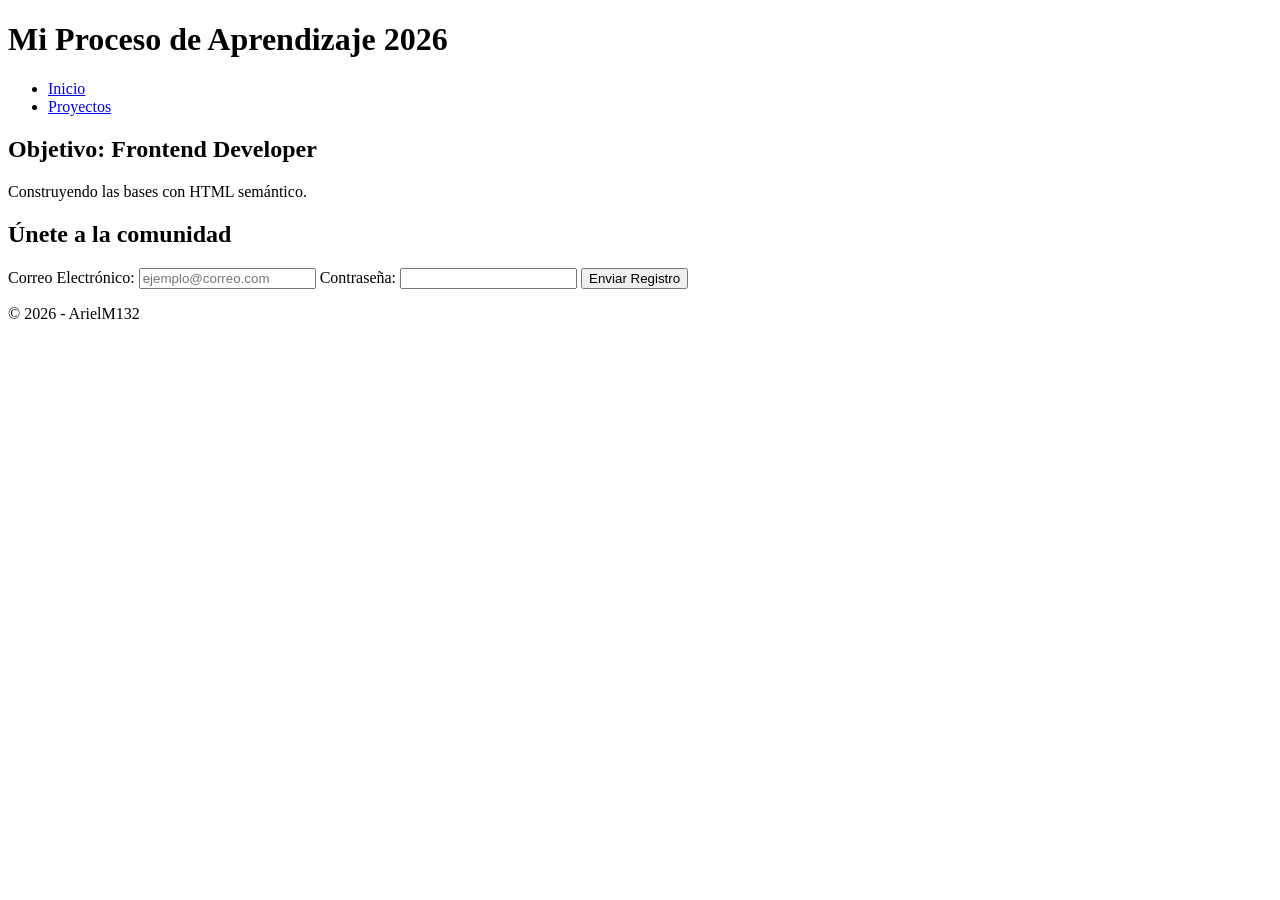
<file: 01-html-semantics/index.html>
<!DOCTYPE html>
<html lang="es">
<head>
    <meta charset="UTF-8">
    <title>Práctica Semántica 01</title>
</head>
<body>
    <header>
        <h1>Mi Proceso de Aprendizaje 2026</h1>
        <nav>
            <ul>
                <li><a href="#">Inicio</a></li>
                <li><a href="#">Proyectos</a></li>
            </ul>
        </nav>
    </header>
    <main>
        <section>
            <h2>Objetivo: Frontend Developer</h2>
            <p>Construyendo las bases con HTML semántico.</p>
        </section>
    </main>
    <section id="registro">
    <h2>Únete a la comunidad</h2>
    <form action="#">
        <label for="email">Correo Electrónico:</label>
        <input type="email" id="email" name="email" placeholder="ejemplo@correo.com" required>

        <label for="pass">Contraseña:</label>
        <input type="password" id="pass" name="pass" required>

        <button type="submit">Enviar Registro</button>
    </form>
</section>
    <footer>
        <p>&copy; 2026 - ArielM132</p>
    </footer>
</body>
</html>
</file>
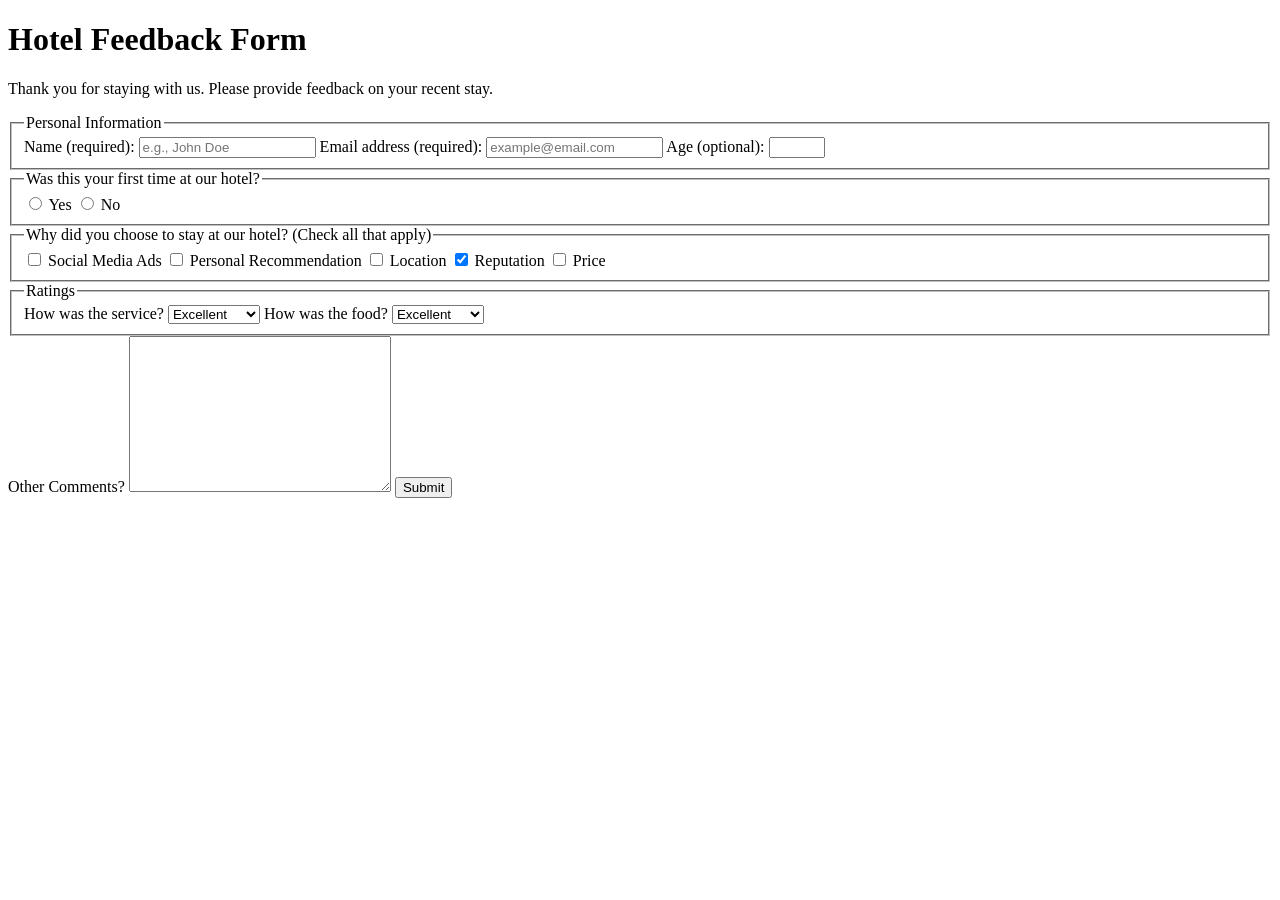
<file: 03-html-hotel-feedback-form/index.html>
<!DOCTYPE html>
<html lang="en">
  <head>
    <meta charset="UTF-8" />
    <title>Hotel Feedback Form</title>
  </head>
  <body>
    <header>
      <h1>Hotel Feedback Form</h1>
      <p>
        Thank you for staying with us. Please provide feedback on your recent
        stay.
      </p>
    </header>
    <main>
      <form method="POST" action="https://hotel-feedback.freecodecamp.org">
        <fieldset>
          <legend>Personal Information</legend>
          <label for="full-name">Name (required):</label>
          <input type="text" id="full-name" name="name" placeholder="e.g., John Doe" required size="20">

          <label for="email">Email address (required):</label>
          <input
            placeholder="example@email.com"
            required
            id="email"
            type="email"
            name="email"
            size="20"
          />
          <label for="age">Age (optional):</label>
          <input type="number" name="age" id="age" min="3" max="100" />
        </fieldset>

        <fieldset>
          <legend>Was this your first time at our hotel?</legend>
          <input id="yes-option" type="radio" name="hotel-stay" value="yes" />
          <label for="yes-option">Yes</label>
          <input id="no-option" type="radio" name="hotel-stay" value="no" />
          <label for="no-option">No</label>
        </fieldset>

        <fieldset>
          <legend>
            Why did you choose to stay at our hotel? (Check all that apply)
          </legend>

          <input type="checkbox" id="ads" name="choice" value="ads" />
          <label for="ads">Social Media Ads</label>

          <input
            type="checkbox"
            id="recommendation"
            name="choice"
            value="recommendation"
          />
          <label for="recommendation">Personal Recommendation</label>
          
          <input type="checkbox" id="location" name="choice" value="location" />
          <label for="location">Location</label>

          <input
            checked
            type="checkbox"
            id="reputation"
            name="choice"
            value="reputation"
          />
          <label for="reputation">Reputation</label>
          
          <input type="checkbox" id="price" name="choice" value="price" />
          <label for="price">Price</label>
        </fieldset>

        <fieldset>
          <legend>Ratings</legend>

          <label for="service">How was the service?</label>

          <select name="service" id="service">
            <option value="poor">Poor</option>
            <option value="satisfactory">Satisfactory</option>
            <option value="good">Good</option>
            <option value="very-good">Very Good</option>
            <option selected value="excellent">Excellent</option>
          </select>

          <label for="food">How was the food?</label>

          <select name="food" id="food">
            <option value="poor">Poor</option>
            <option value="satisfactory">Satisfactory</option>
            <option value="good">Good</option>
            <option value="very-good">Very Good</option>
            <option selected value="excellent">Excellent</option>
          </select>
        </fieldset>

        <label for="comments">Other Comments?</label>
        <textarea cols="30" rows="10" name="comments" id="comments"></textarea>

     <button type="submit">Submit</button>   
      </form>
    </main>
  </body>
</html>
</file>
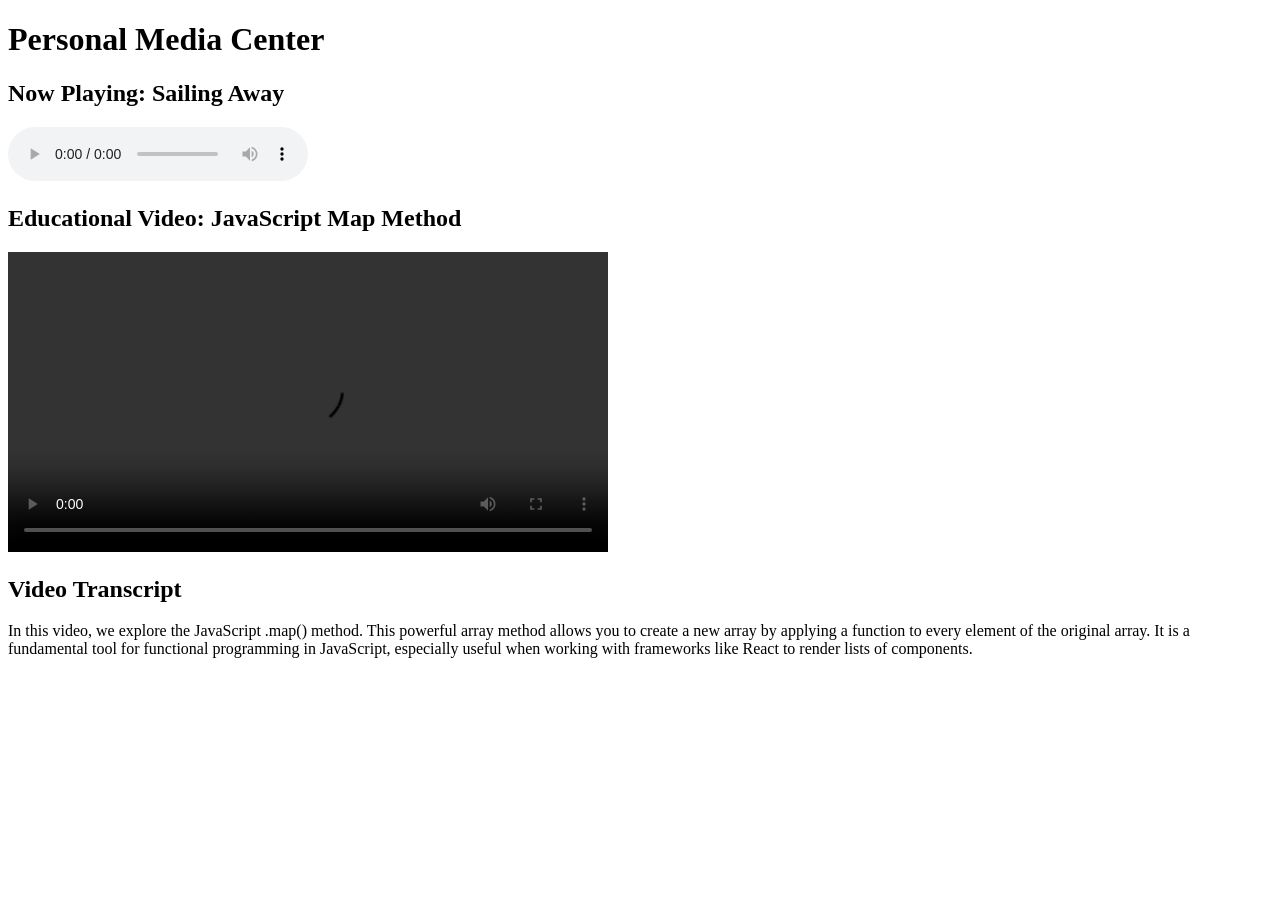
<file: 06-html-multimedia-player/index.html>
<!DOCTYPE html>
<html lang="en">
<head>
  <meta charset="UTF-8">
  <meta name="viewport" content="width=device-width, initial-scale=1.0">
  <title>My Media Player</title>
</head>
<body>
  <main>
    <h1>Personal Media Center</h1>

    <section>
      <h2>Now Playing: Sailing Away</h2>
      <audio controls aria-label="A relaxing lo-fi song titled Sailing Away">
        <source src="https://cdn.freecodecamp.org/curriculum/js-music-player/sailing-away.mp3" type="audio/mpeg">
        Your browser does not support the audio element.
      </audio>
    </section>

    <section>
      <h2>Educational Video: JavaScript Map Method</h2>
      <video controls width="600" aria-label="Tutorial video explaining how the JavaScript map method works">
        <source src="https://cdn.freecodecamp.org/curriculum/labs/what-is-the-map-method-and-how-does-it-work.mp4" type="video/mp4">
        <track 
          src="https://cdn.freecodecamp.org/curriculum/labs/what-is-the-map-method-and-how-does-it-work.vtt" 
          kind="subtitles" 
          srclang="en" 
          label="English"
          default>
        Your browser does not support the video element.
      </video>
    </section>

    <section>
      <h2>Video Transcript</h2>
      <p>
        In this video, we explore the JavaScript .map() method. This powerful array method allows you to create a new array by applying a function to every element of the original array. It is a fundamental tool for functional programming in JavaScript, especially useful when working with frameworks like React to render lists of components.
      </p>
    </section>
  </main>
</body>
</html>
</file>
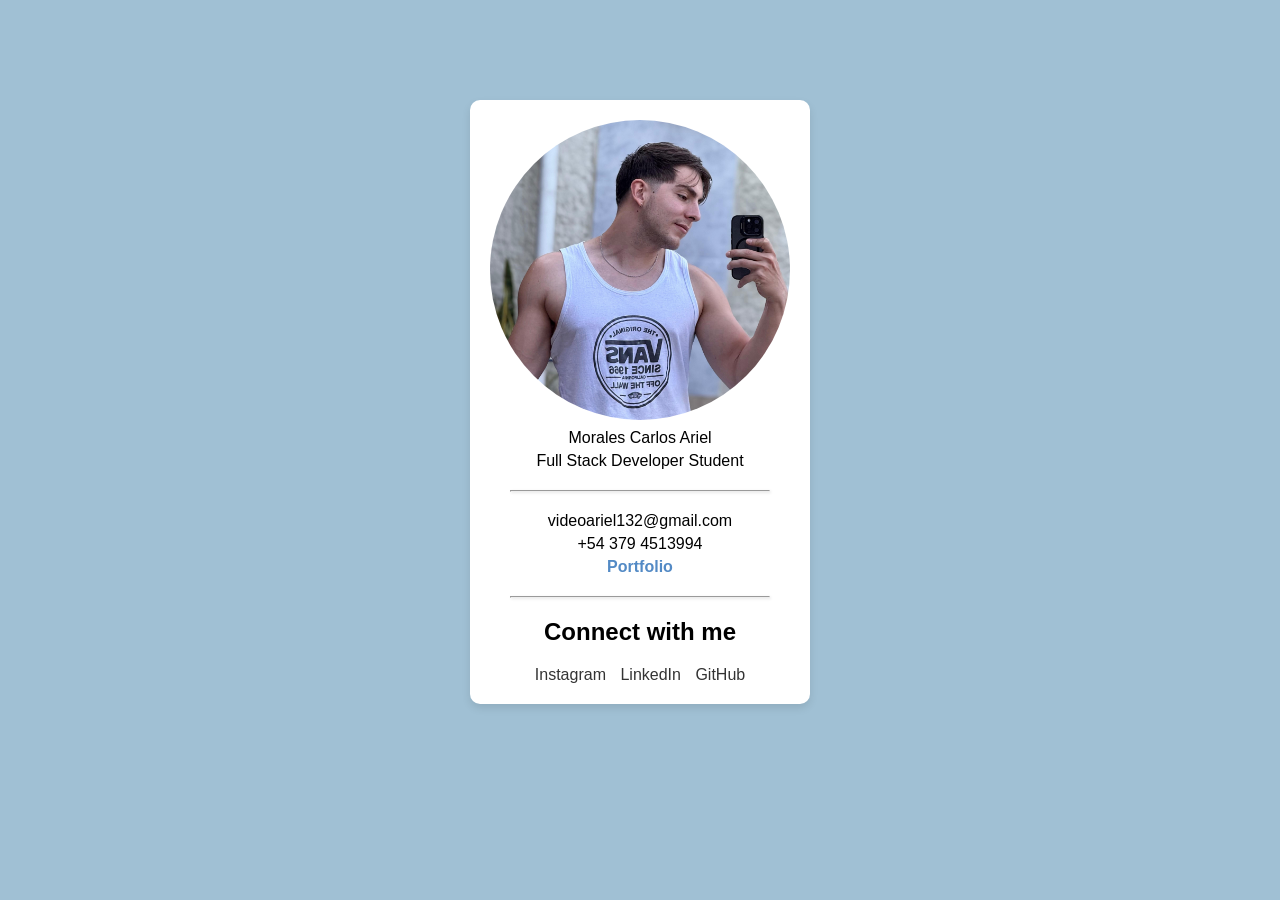
<file: 08-html-css-business-card/index.html>
<!DOCTYPE html>
<html lang="en">
<head>
  <meta charset="UTF-8">
  <meta name="viewport" content="width=device-width, initial-scale=1.0">
  <title>Business Card</title>
  <link rel="stylesheet" href="styles.css">
</head>
<body>
  <div class="business-card">
    <img src="Profile-img.jpeg" alt="Profile picture of a flower" class="profile-image">
    
    <p class="full-name">Morales Carlos Ariel</p>
    <p class="designation">Full Stack Developer Student</p>
   
    
    <hr>
    
    <p>videoariel132@gmail.com</p>
    <p>+54 379 4513994</p>
    
    <a href="https://github.com/ArielM132" target="_blank" class="portfolio-link">Portfolio</a>
    
    <hr>
    
    <div class="social-media">
      <h2>Connect with me</h2>
      <a href="https://www.instagram.com/ariel._morales/" target="_blank" rel="noopener noreferrer">Instagram</a>
      <a href="https://www.linkedin.com/in/carlos-ariel-morales-650a46281/" target="_blank" rel="noopener noreferrer">LinkedIn</a>
      <a href="https://github.com/ArielM132" target="_blank" rel="noopener noreferrer">GitHub</a>
    </div>
  </div>
</body>
</html>
</file>
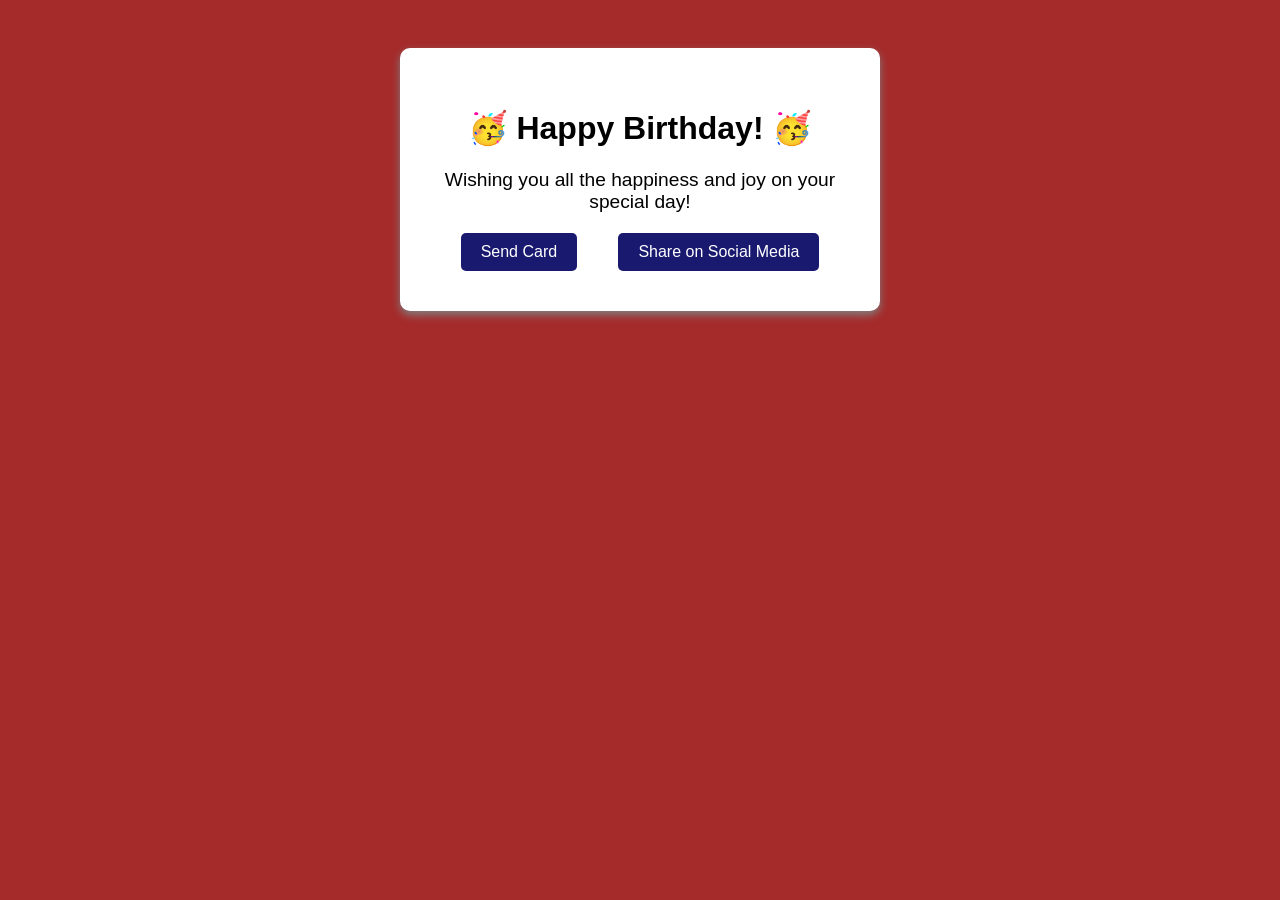
<file: 10-html-css-greeting-card/index.html>
<!DOCTYPE html>
<html lang="en">
  <head>
    <meta charset="utf-8">
    <meta name="viewport" content="width=device-width, initial-scale=1.0">
    <title>Greeting Card</title>
    <link href="styles.css" rel="stylesheet">
  </head>
  <body>
    <div class="card" id="greeting-card">
      <h1>Happy Birthday!</h1>
      <p class="message">
        Wishing you all the happiness and joy on your special day!
      </p>
      <div class="card-links">
        <a href="#send" class="send-link">Send Card</a>
        <a href="#share" class="share-link">Share on Social Media</a>
      </div>
  	</div>
    <section id="send">
      <h2>Sending your card...</h2>
      <p>Card successfully sent to your recipient!</p>
    </section>
    <section id="share">
      <h2>Sharing your card...</h2>
      <p>Your card was shared on social media!</p>
    </section>
  </body>
</html>
</file>
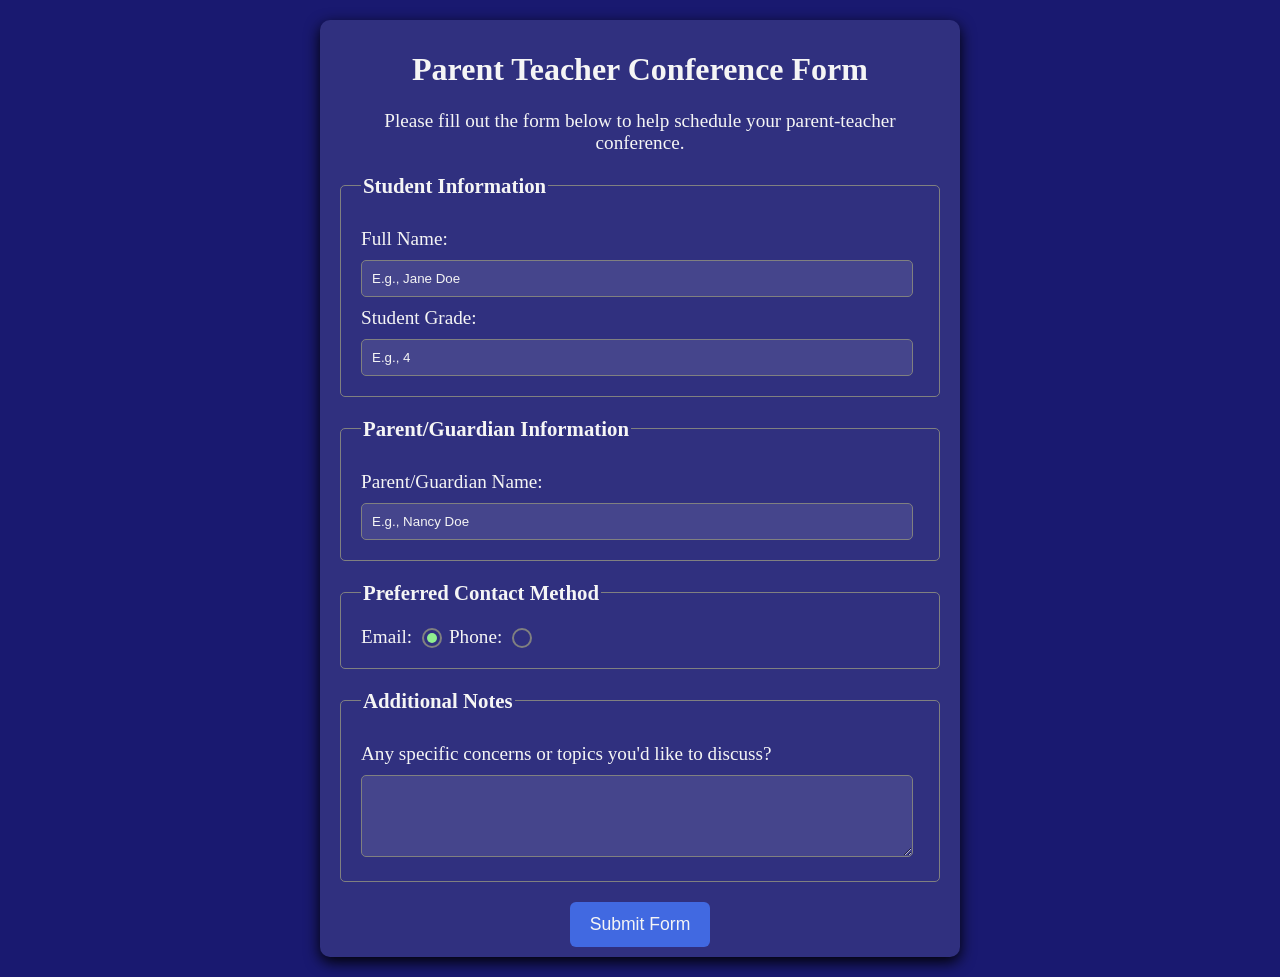
<file: 11-html-css-conference-form/index.html>
<!DOCTYPE html>
<html lang="en">
  <head>
    <meta charset="utf-8">
    <meta name="viewport" content="width=device-width, initial-scale=1.0">
    <title>Parent Teacher Conference Form</title>
    <link rel="stylesheet" href="./styles.css" />
  </head>
  <body>
  <main class="container">
    <h1 class="title center">Parent Teacher Conference Form</h1>
    <p class="description center">Please fill out the form below to help schedule your parent-teacher conference.</p>

     <form>
        <fieldset>
          <legend>Student Information</legend>
          <label for="student-name">Full Name: </label>
          <input
            type="text"
            name="student-name"
            id="student-name"
            required
            placeholder="E.g., Jane Doe"
          />

          <label for="grade">Student Grade: </label>
          <input
            type="number"
            name="grade"
            id="grade"
            required
            placeholder="E.g., 4"
          />
        </fieldset>
        
        <fieldset>
          <legend>Parent/Guardian Information</legend>
          <label for="parent-name">Parent/Guardian Name: </label>
          <input
            type="text"
            name="parent-name"
            id="parent-name"
            required
            placeholder="E.g., Nancy Doe"
          />
        </fieldset>

        <fieldset>
          <legend>Preferred Contact Method</legend>
          <label class="contact-method" for="email">Email: </label>
          <input
            id="email"
            class="contact-method-radio-btn"
            type="radio"
            name="contact-method"
            value="email"
            checked
          />

          <label class="contact-method" for="phone">Phone: </label>
          <input
            id="phone"
            class="contact-method-radio-btn"
            type="radio"
            name="contact-method"
            value="phone"
          />
        </fieldset>

        <fieldset>
          <legend>Additional Notes</legend>
          <label for="notes"
            >Any specific concerns or topics you'd like to discuss?</label
          >
          <textarea id="notes" name="notes" rows="4" cols="50"></textarea>
        </fieldset>

        <button class="submit-btn" type="submit">Submit Form</button>
      </form>
  </main>
  </body>
</html>
</file>
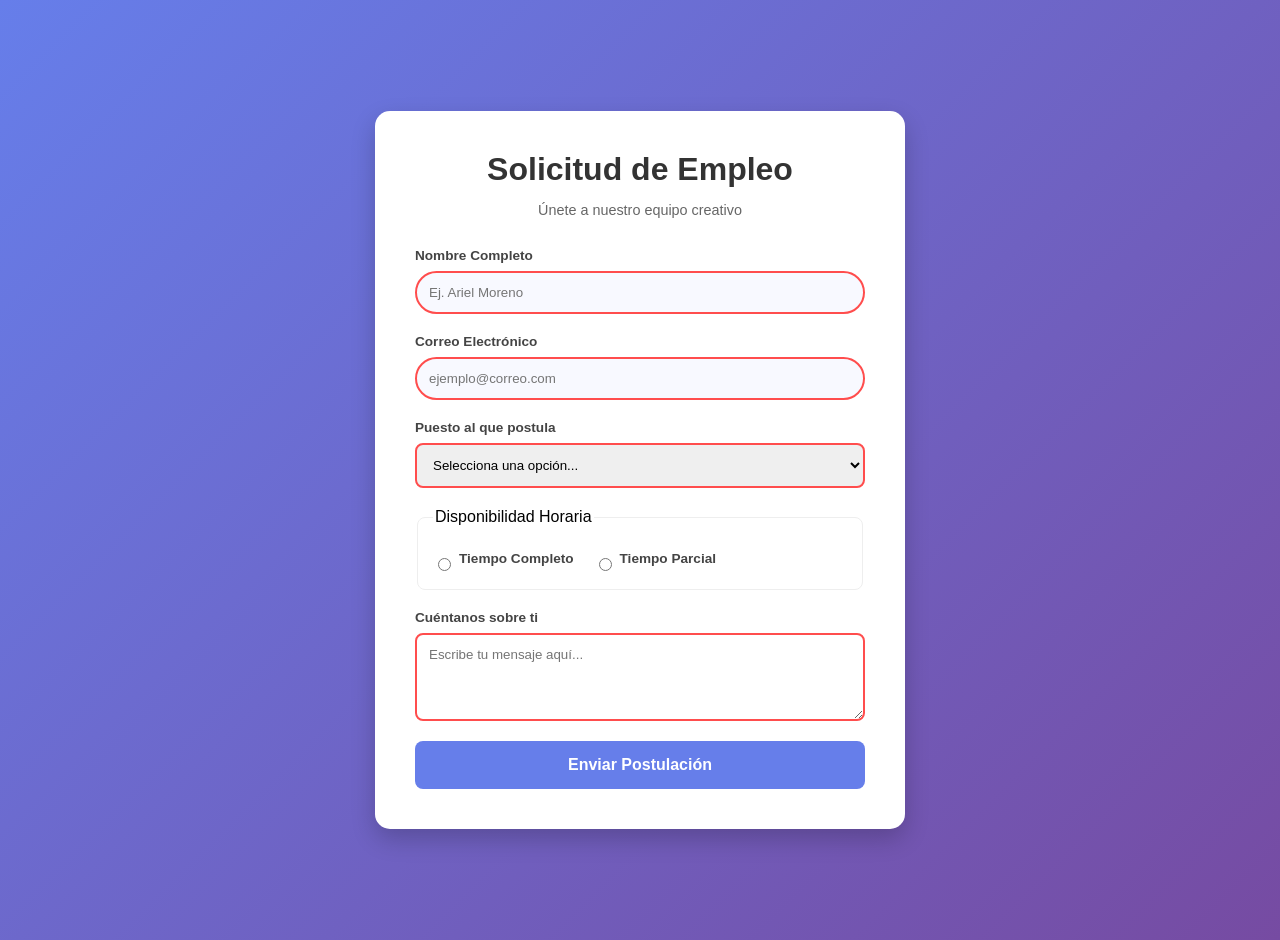
<file: 12-html-css-solicitud-empleo/index.html>
<!DOCTYPE html>
<html lang="en">
  <head>
    <meta charset="utf-8">
    <meta name="viewport" content="width=device-width, initial-scale=1.0">
    <title>Parent Teacher Conference Form</title>
    <link rel="stylesheet" href="./styles.css" />
  </head>
  <body>
 <div class="container">
  <header>
    <h1>Solicitud de Empleo</h1>
    <p>Únete a nuestro equipo creativo</p>
  </header>

  <form>
    <div class="input-group">
      <label for="name">Nombre Completo</label>
      <input type="text" id="name" placeholder="Ej. Ariel Moreno" required>
    </div>

    <div class="input-group">
      <label for="email">Correo Electrónico</label>
      <input type="email" id="email" placeholder="ejemplo@correo.com" required>
    </div>

    <div class="input-group">
      <label for="position">Puesto al que postula</label>
      <select id="position" required>
        <option value="">Selecciona una opción...</option>
        <option value="frontend">Desarrollador Frontend</option>
        <option value="backend">Desarrollador Backend</option>
        <option value="fullstack">Full Stack Developer</option>
      </select>
    </div>

    <fieldset class="radio-group">
      <legend>Disponibilidad Horaria</legend>
      <div class="radio-options">
        <div class="radio-item">
          <input type="radio" id="full-time" name="availability" value="full-time" required>
          <label for="full-time">Tiempo Completo</label>
        </div>
        <div class="radio-item">
          <input type="radio" id="part-time" name="availability" value="part-time">
          <label for="part-time">Tiempo Parcial</label>
        </div>
      </div>
    </fieldset>

    <div class="input-group">
      <label for="message">Cuéntanos sobre ti</label>
      <textarea id="message" rows="4" placeholder="Escribe tu mensaje aquí..." required></textarea>
    </div>

    <button type="submit">Enviar Postulación</button>
  </form>
</div>
      </body>
</html>
</file>
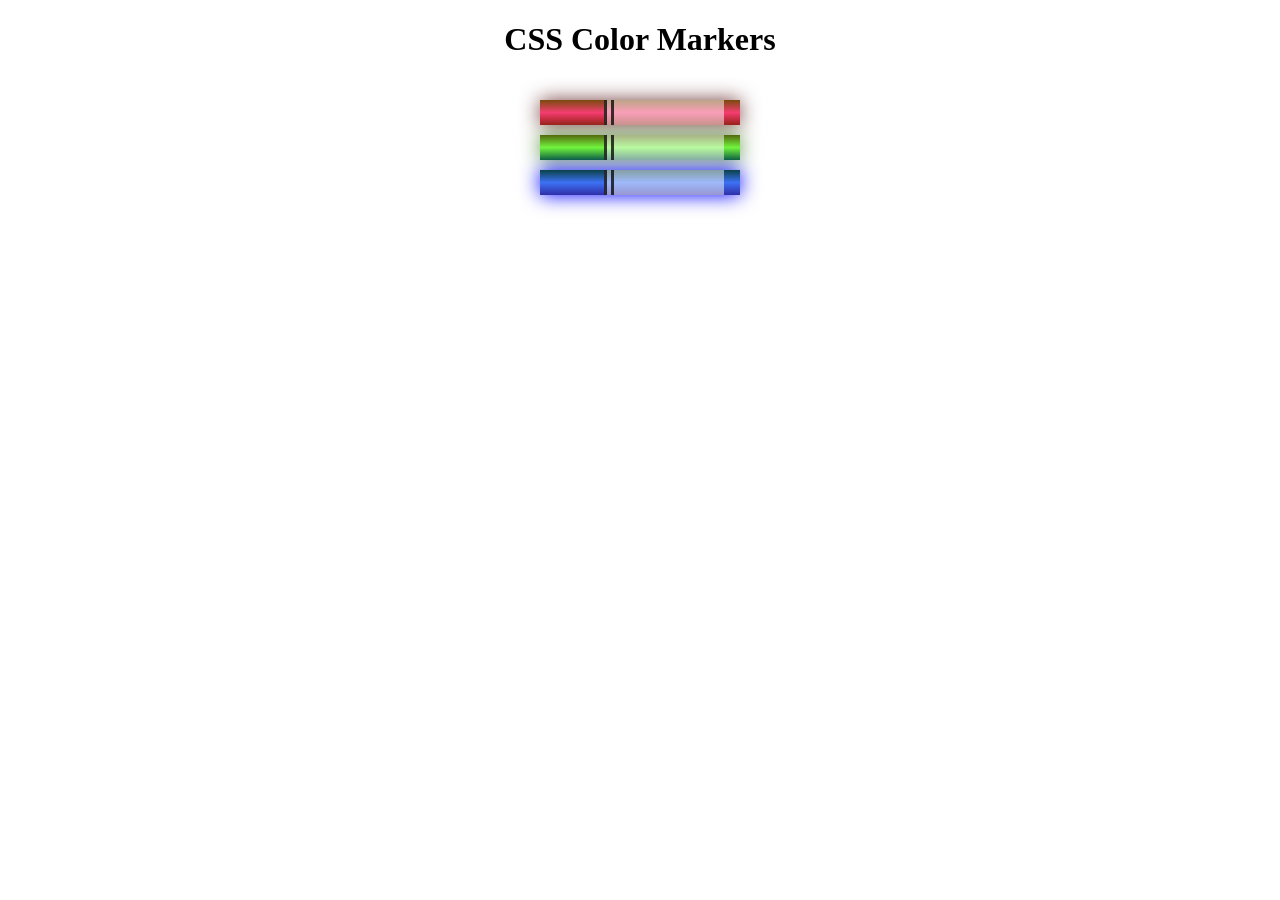
<file: 13-html-css-color-markers/index.html>
<!DOCTYPE html>
<html lang="en">
  <head>
    <meta charset="utf-8">
    <meta name="viewport" content="width=device-width, initial-scale=1.0">
    <title>Colored Markers</title>
    <link rel="stylesheet" href="styles.css">
  </head>
  <body>
    <h1>CSS Color Markers</h1>
    <div class="container">
      <div class="marker red">
        <div class="cap"></div>
        <div class="sleeve"></div>
      </div>
      <div class="marker green">
        <div class="cap"></div>
        <div class="sleeve"></div>
      </div>
      <div class="marker blue">
        <div class="cap"></div>
        <div class="sleeve"></div>
      </div>
    </div>
  </body>
</html>
</file>
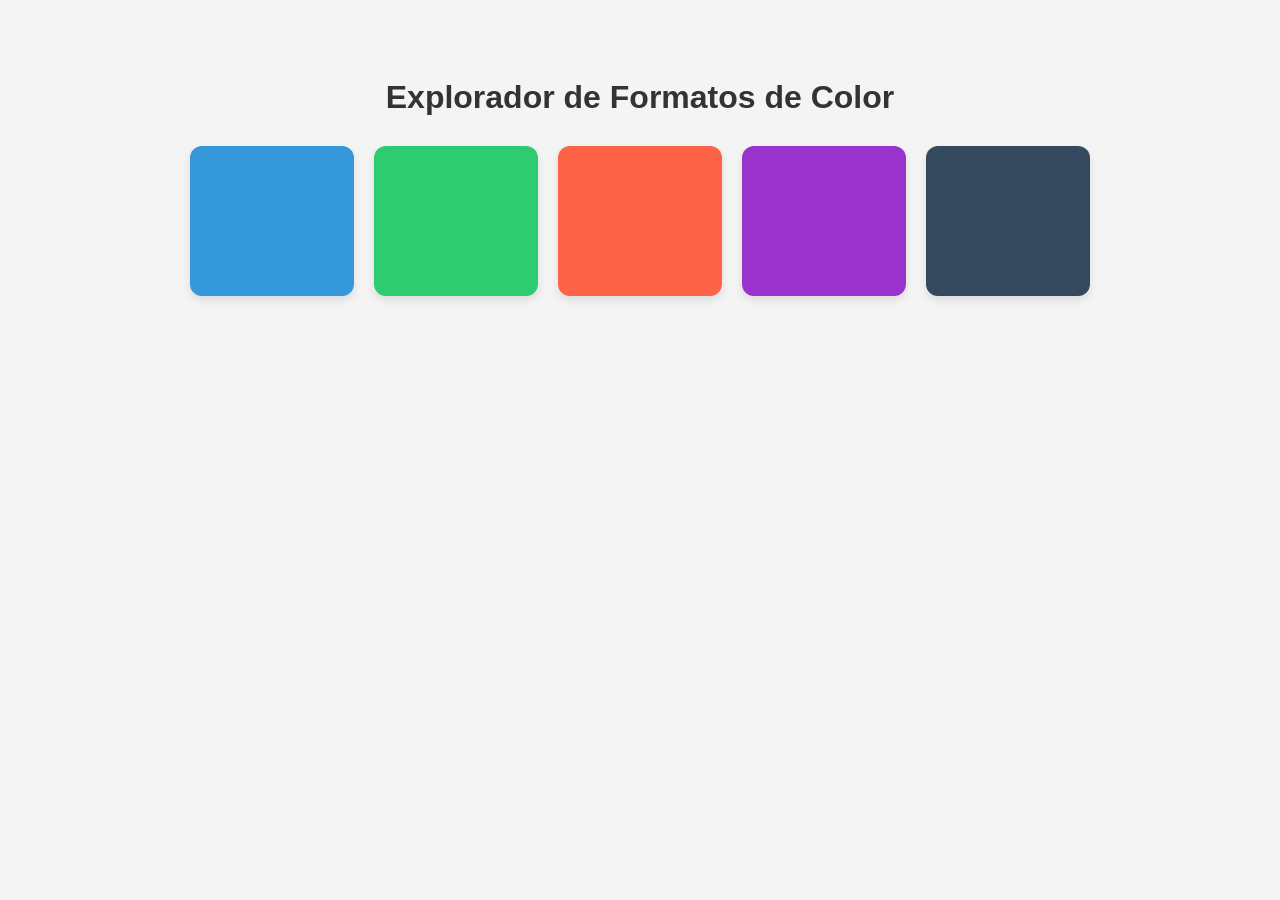
<file: 14-html-css-color-boxes/index.html>
<!DOCTYPE html>
<html lang="es">
<head>
    <meta charset="UTF-8">
    <meta name="viewport" content="width=device-width, initial-scale=1.0">
    <title>Paleta de Colores Moderna</title>
    <link rel="stylesheet" href="styles.css">
</head>
<body>
    <h1>Explorador de Formatos de Color</h1>
    <div class="color-grid">
        <div class="color-box color1"></div>
        <div class="color-box color2"></div>
        <div class="color-box color3"></div>
        <div class="color-box color4"></div>
        <div class="color-box color5"></div>
    </div>
</body>
</html>
</file>
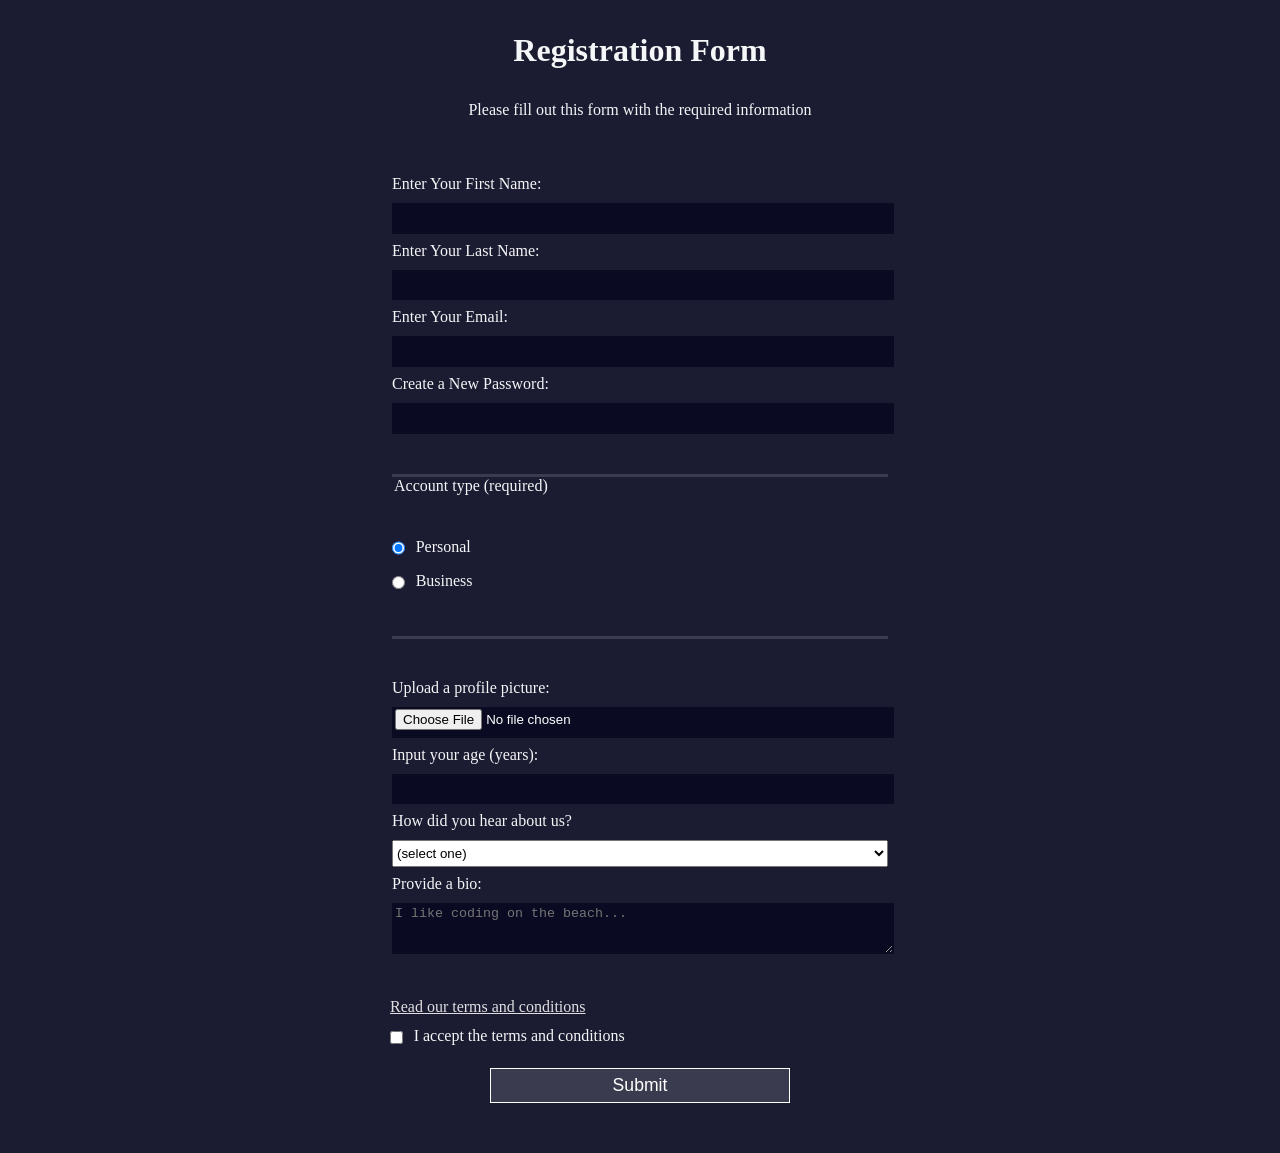
<file: 15-html-css-registration-form/index.html>
<!DOCTYPE html>
<html lang="en">
<head>
  <meta charset="UTF-8">
  <title>Registration Form</title>
  <link rel="stylesheet" href="styles.css" />
</head>
<body>
  <h1>Registration Form</h1>
  <p>Please fill out this form with the required information</p>
  <form method="post" action='https://register-demo.freecodecamp.org'>
    <fieldset>
      <label for="first-name">Enter Your First Name: <input id="first-name" name="first-name" type="text" required /></label>
      <label for="last-name">Enter Your Last Name: <input id="last-name" name="last-name" type="text" required /></label>
      <label for="email">Enter Your Email: <input id="email" name="email" type="email" required /></label>
      <label for="new-password">Create a New Password: <input id="new-password" name="new-password" type="password" pattern="[a-z0-5]{8,}" required /></label>
    </fieldset>
    <fieldset>
      <legend>Account type (required)</legend>
      <label for="personal-account"><input id="personal-account" type="radio" name="account-type" value="personal" class="inline" checked /> Personal</label>
      <label for="business-account"><input id="business-account" type="radio" name="account-type" value="business" class="inline" /> Business</label>
    </fieldset>
    <fieldset>
      <label for="profile-picture">Upload a profile picture: <input id="profile-picture" type="file" name="file" /></label>
      <label for="age">Input your age (years): <input id="age" type="number" name="age" min="13" max="120" /></label>
      <label for="referrer">How did you hear about us?
        <select id="referrer" name="referrer">
          <option value="">(select one)</option>
          <option value="1">freeCodeCamp News</option>
          <option value="2">freeCodeCamp YouTube Channel</option>
          <option value="3">freeCodeCamp Forum</option>
          <option value="4">Other</option>
        </select>
      </label>
      <label for="bio">Provide a bio:
        <textarea id="bio" name="bio" rows="3" cols="30" placeholder="I like coding on the beach..."></textarea>
      </label>
    </fieldset>
    <a href="https://www.freecodecamp.org/news/terms-of-service">Read our terms and conditions</a>
    <label for="terms-and-conditions">
      <input class="inline" name="terms" id="terms-and-conditions" type="checkbox" required />
      I accept the terms and conditions
    </label>
    <input type="submit" value="Submit" />
  </form>
</body>
</html>
</file>
<file: 08-html-css-business-card/styles.css>
body {
  background-color: rgb(160, 192, 212);
  font-family: Arial, sans-serif;
}

.business-card {
  width: 300px;
  background-color: white;
  padding: 20px;
  margin-top: 100px;
  margin-left: auto;
  margin-right: auto;
  text-align: center;
  font-size: 16px;
  border-radius: 10px; 
  box-shadow: 0 4px 8px rgba(0,0,0,0.1);
  transition: 5ms;
}

.profile-image {
  max-width: 100%;
  border-radius: 50%; 
}
p {
  margin-top: 5px;
  margin-bottom: 5px;
}

a {
  text-decoration: none;
}

.social-media a {
  display: inline-block;
  margin: 0 5px;
  color: #333;
}

.portfolio-link {
  color: #538ac5;
  font-weight: bold;
  transition: background-color 0.3s ease;
  padding: 2px 5px;
  border-radius: 8px;

}

.portfolio-link:hover {
  background-color: #f0f0f0; 
   text-decoration: none; 
}

hr {
  margin: 20px;
  box-shadow: 1px 1px 3px rgba(0,0,0,0.1);
}

a:hover {
  color: #ff6347; 
  text-decoration: none; 
}
</file>
<file: 10-html-css-greeting-card/styles.css>
body {
  font-family: Arial, sans-serif;
  padding: 40px;
  text-align: center;
  background-color: brown;
}

.card {
  background-color: white;
  max-width: 400px;
  padding: 40px;
  margin: 0 auto;
  border-radius: 10px;
  box-shadow: 0 4px 8px gray;
  transition: transform 0.3s, background-color 0.3s ease
}

.card:hover {
  background-color: khaki;
  transform: scale(1.1);
}

h1::before {
  content: "🥳 ";
}

h1::after {
  content: " 🥳";
}

.message {
  font-size: 1.2em;
  margin-bottom: 20px;
}

.card-links {
  margin-top: 20px;
  display: flex;
  justify-content: space-around;
}

.card-links a {
  text-decoration: none;
  font-size: 1em;
  padding: 10px 20px;
  border-radius: 5px;
  color: white;
  background-color: midnightblue;
  transition: background-color 0.3s ease;
}

.card-links a:hover {
  background-color: orangered;
}

.card-links a:active {
  background-color: midnightblue;
}

.card-links a:focus {
  outline: 2px solid yellow;
}

.card-links a:visited {
  color: crimson;
}

section {
  margin: 20px auto;
  max-width: 600px;
  background-color: whitesmoke;
  padding: 20px;
  border-radius: 10px;
  display: none;
}

section:hover{
  transform: skewX(10deg);
}

section:target {
  display: block;
}
</file>
<file: 11-html-css-conference-form/styles.css>
body {
  background-color: MidnightBlue;
  color: whitesmoke;
}

.container {
    background-color: #ffffff1a;
    width: 80%;
    max-width: 600px;
    border-radius: 10px;
    margin: 20px auto;
    padding: 10px 20px;
    box-shadow: 0 5px 15px black;  
}

.center {
  text-align: center;
}

.description {
  font-size: 1.2rem;
}

fieldset {
  border: 1px solid gray;
  border-radius: 5px;
  margin: 20px 0;
  padding: 20px;
}

fieldset legend {
  font-size: 1.3rem;
  font-weight: 600;
}

label {
  font-size: 1.2rem;
}

label:not(.contact-method) {
  display: block;
  margin: 10px 0;
}

input:not(.contact-method-radio-btn),
textarea {
  background-color: #ffffff1a;
  width: 95%;
  border: 1px solid gray;
  border-radius: 5px;
  padding: 10px;
}

input,
input::placeholder,
textarea {
  color: whitesmoke;
}


.contact-method-radio-btn {
  appearance: none;
  width: 20px;
  height: 20px;
  border-radius: 50%;
  border: 2px solid gray;
  vertical-align: bottom;
}

.contact-method-radio-btn::before {
  display: block;
  content: " ";
  width: 10px;
  height: 10px;
  border-radius: 50%;
  transform: translate(3px, 3px) scale(0);
  transition: all 0.3s ease-in;
}

.contact-method-radio-btn:checked::before {
  transform: translate(3px, 3px) scale(1);
  background-color: lightgreen;
}

.submit-btn {
  cursor: pointer;
  background-color: royalblue;
  color: whitesmoke;
  border: none;
  border-radius: 6px;
  padding: 12px 20px;
  font-size: 1.1rem;
  display: block;
  margin: auto;
}

.submit-btn:hover {
  background-color: midnightblue;
}
</file>
<file: 12-html-css-solicitud-empleo/styles.css>
body {
  background: linear-gradient(135deg, #667eea 0%, #764ba2 100%);
  font-family: 'Poppins', sans-serif;
  display: flex;
  justify-content: center;
  align-items: center;
  min-height: 100vh;
  margin: 0;
  padding: 20px;
}

.container {
  background-color: white;
  padding: 40px;
  border-radius: 15px;
  box-shadow: 0 10px 25px rgba(0,0,0,0.2);
  width: 100%;
  max-width: 450px;
}

header {
  text-align: center;
  margin-bottom: 30px;
}

header h1 {
  margin: 0;
  color: #333;
}

header p {
  color: #666;
  font-size: 0.9rem;
}

input:first-of-type {
  border-radius: 25px;
  background-color: #f8f9ff;
}

.input-group {
  margin-bottom: 20px;
  display: flex;
  flex-direction: column;
}

label {
  margin-bottom: 8px;
  font-weight: 600;
  font-size: 0.85rem;
  color: #444;
}

input, select, textarea {
  padding: 12px;
  border: 2px solid #ddd;
  border-radius: 8px;
  font-family: inherit;
  transition: all 0.3s ease;
}

input:focus, textarea:focus {
  outline: none;
  border-color: #667eea;
  box-shadow: 0 0 8px rgba(102, 126, 234, 0.3);
}

input:invalid, select:invalid, textarea:invalid {
  border-color: #ff4d4d;
}

input:valid, select:valid, textarea:valid {
  border-color: #2ecc71;
}

.radio-group {
  border: 1px solid #eee;
  padding: 15px;
  border-radius: 8px;
  margin-bottom: 20px;
}

.radio-options {
  display: flex;
  gap: 20px;
  margin-top: 10px;
}

.radio-item {
  display: flex;
  align-items: center;
  gap: 5px;
}

.radio-group input[type="radio"]:checked {
  border: 3px solid #764ba2;
  background-color: #764ba2;
  box-shadow: 0 0 10px rgba(118, 75, 162, 0.4);
}

input[type="radio"]:checked + label {
  color: #764ba2;
  font-weight: bold;
}

button {
  width: 100%;
  padding: 15px;
  background-color: #667eea;
  color: white;
  border: none;
  border-radius: 8px;
  font-weight: 600;
  font-size: 1rem;
  cursor: pointer;
  transition: background 0.3s ease;
}

button:hover {
  background-color: #5a67d8;
}
</file>
<file: 13-html-css-color-markers/styles.css>
h1 {
  text-align: center;
}

.container {
  background-color: rgb(255, 255, 255);
  padding: 10px 0;
}

.marker {
  width: 200px;
  height: 25px;
  margin: 10px auto;
}

.cap {
  width: 60px;
  height: 25px;
}

.sleeve {
  width: 110px;
  height: 25px;
  background-color: rgba(255, 255, 255, 0.5);
  border-left: 10px double rgba(0, 0, 0, 0.75);
}

.cap, .sleeve {
  display: inline-block;
}

.red {
  background: linear-gradient(rgb(122, 74, 14), rgb(245, 62, 113), rgb(162, 27, 27));
  box-shadow: 0 0 20px 0 rgba(83, 14, 14, 0.8);
}

.green {
  background: linear-gradient(#55680D, #71F53E, #116C31);
  box-shadow: 0 0 20px 0 #3B7E20CC;
}

.blue {
  background: linear-gradient(hsl(186, 76%, 16%), hsl(223, 90%, 60%), hsl(240, 56%, 42%));
  box-shadow: 0 0 20px 0 blue;
}
</file>
<file: 14-html-css-color-boxes/styles.css>
body {
    background-color: #f4f4f4;
    font-family: 'Segoe UI', Tahoma, Geneva, Verdana, sans-serif;
    display: flex;
    flex-direction: column;
    align-items: center;
    padding: 50px;
}

h1 {
    color: #333;
    margin-bottom: 30px;
}

.color-grid {
    display: grid;
    grid-template-columns: repeat(auto-fit, minmax(150px, 1fr));
    gap: 20px;
    width: 100%;
    max-width: 900px;
}

.color-box {
    width: 100%;
    height: 150px;
    border-radius: 12px;
    box-shadow: 0 4px 8px rgba(0,0,0,0.1);
    transition: transform 0.3s ease;
}

.color-box:hover {
    transform: translateY(-5px);
}

.color1 {
    background-color: #3498db; 
}

.color2 {
    background-color: rgb(46, 204, 113); 
}

.color3 {
    background-color: Tomato; 
}

.color4 {
    background-color: hsl(280, 60%, 50%);
}

.color5 {
    background-color: #34495e; 
}
</file>
<file: 15-html-css-registration-form/styles.css>
body {
  width: 100%;
  height: 100vh;
  margin: 0;
  background-color: #1b1b32;
  color: #f5f6f7;
  font-family: Tahoma;
  font-size: 16px;
}

h1, p {
  margin: 1em auto;
  text-align: center;
}

form {
  width: 60vw;
  max-width: 500px;
  min-width: 300px;
  margin: 0 auto;
  padding-bottom: 2em;
}

fieldset {
  border: none;
  padding: 2rem 0;
  border-bottom: 3px solid #3b3b4f;
}

fieldset:last-of-type {
  border-bottom: none;
}

label {
  display: block;
  margin: 0.5rem 0;
}

input,
textarea,
select {
  margin: 10px 0 0 0;
  width: 100%;
  min-height: 2em;
}

input, textarea {
  background-color: #0a0a23;
  border: 1px solid #0a0a23;
  color: #ffffff;
}

.inline {
  width: unset;
  margin: 0 0.5em 0 0;
  vertical-align: middle;
}

input[type="submit"] {
  display: block;
  width: 60%;
  margin: 1em auto;
  height: 2em;
  font-size: 1.1rem;
  background-color: #3b3b4f;
  border-color: white;
  min-width: 300px;
}

input[type="file"] {
  padding: 1px 2px;
}

a {
  color: #dfdfe2;
}
</file>
